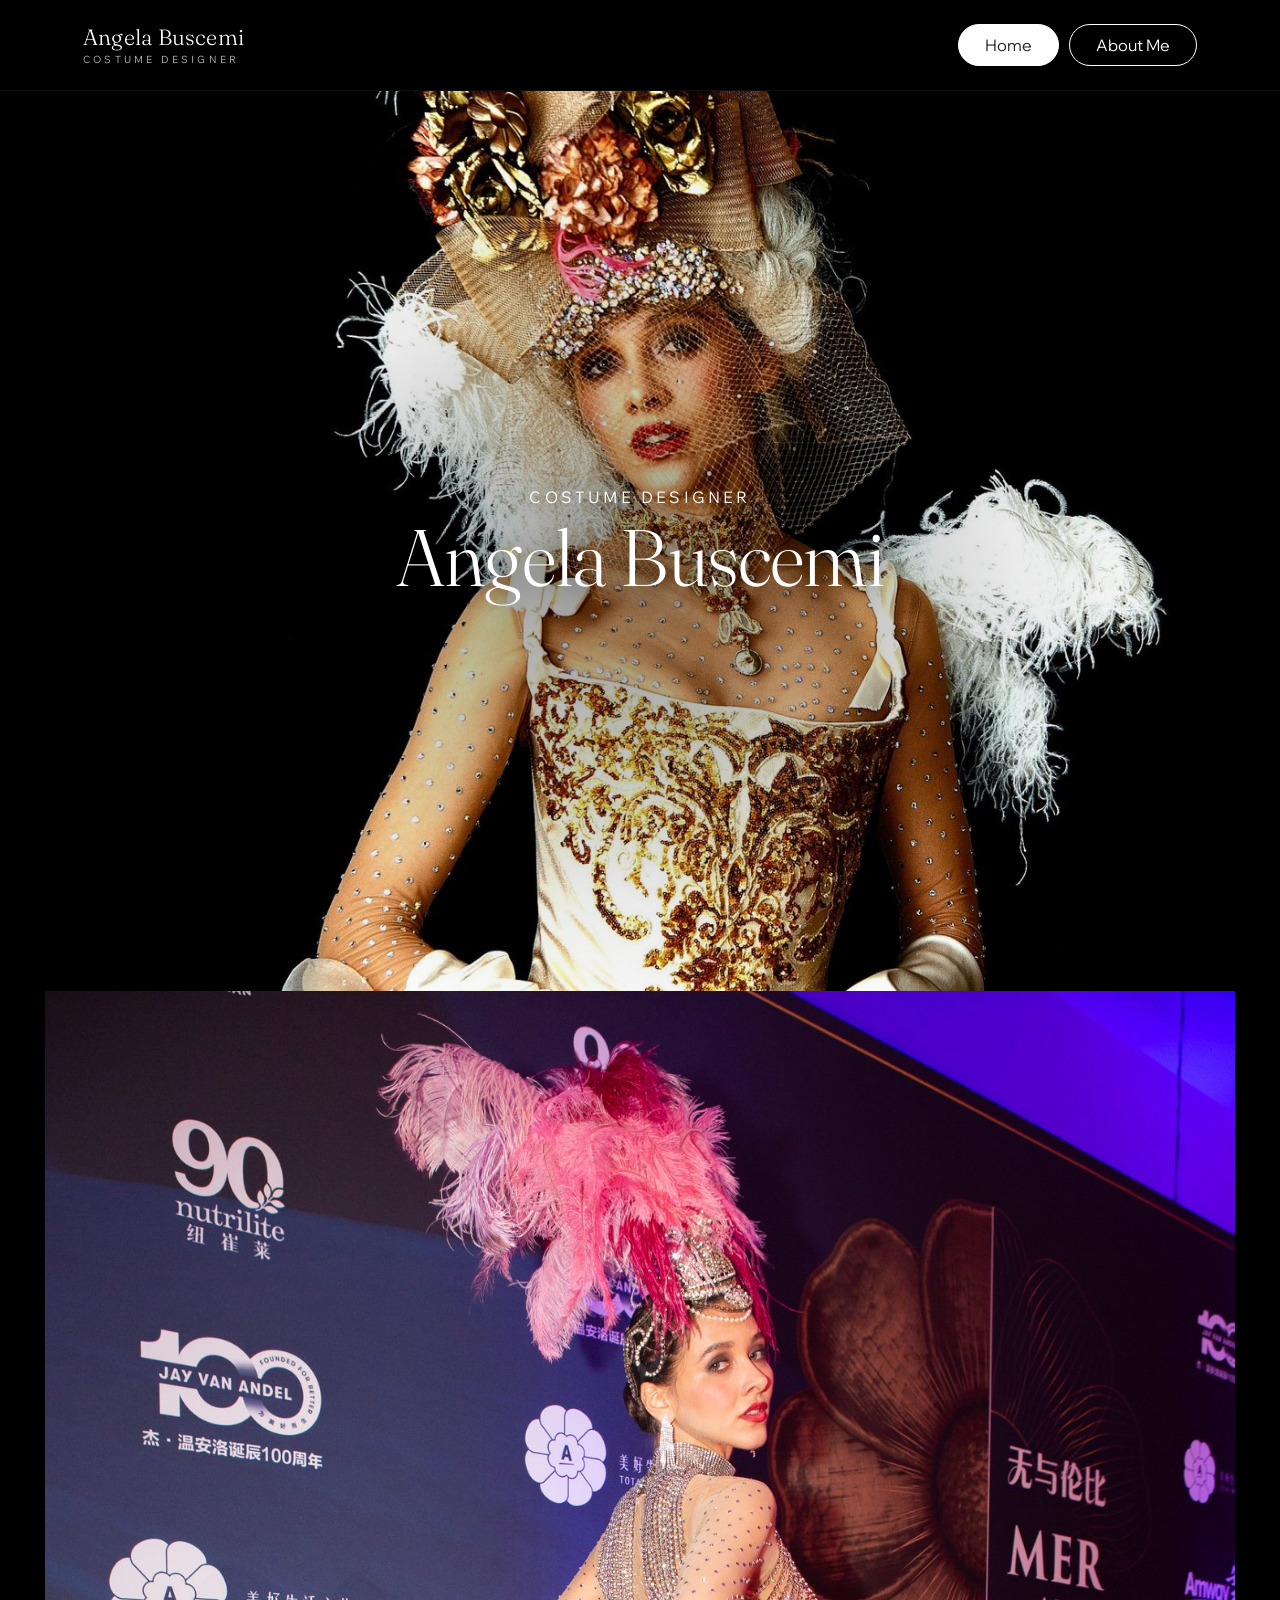
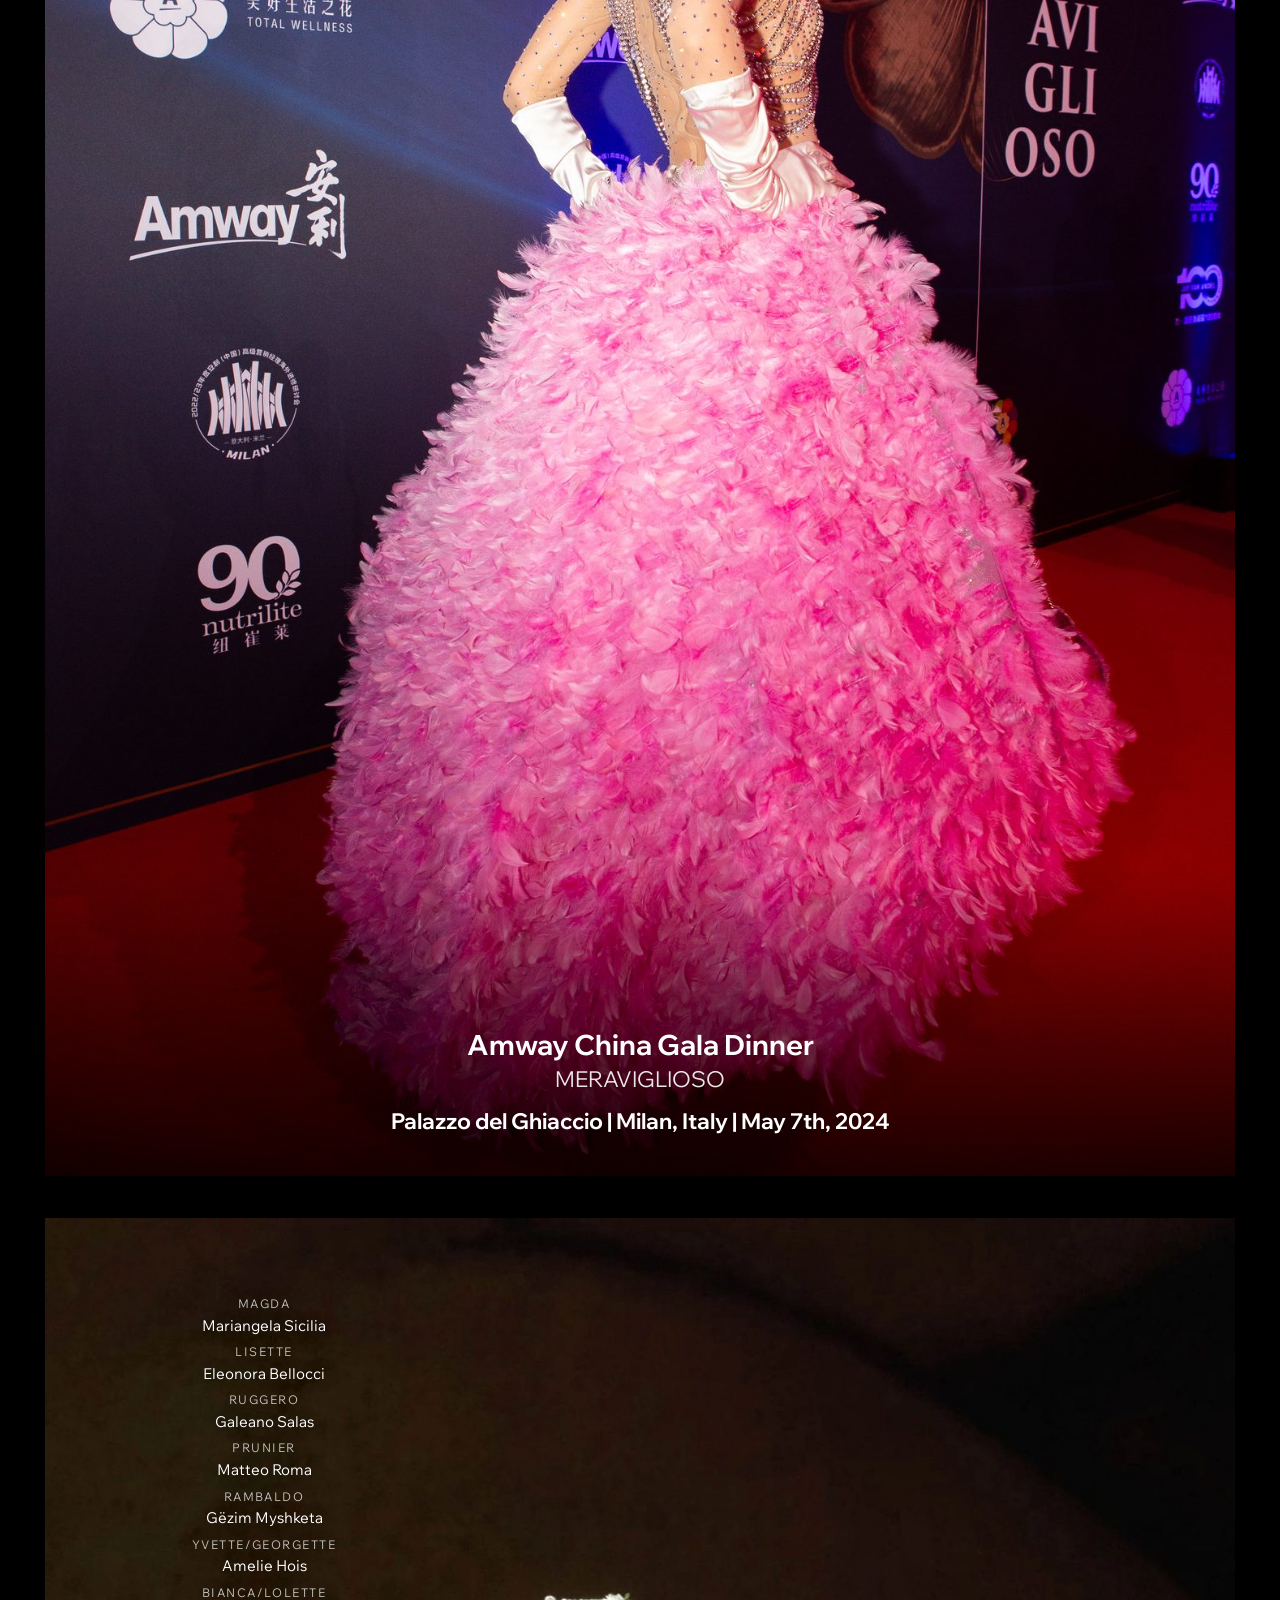
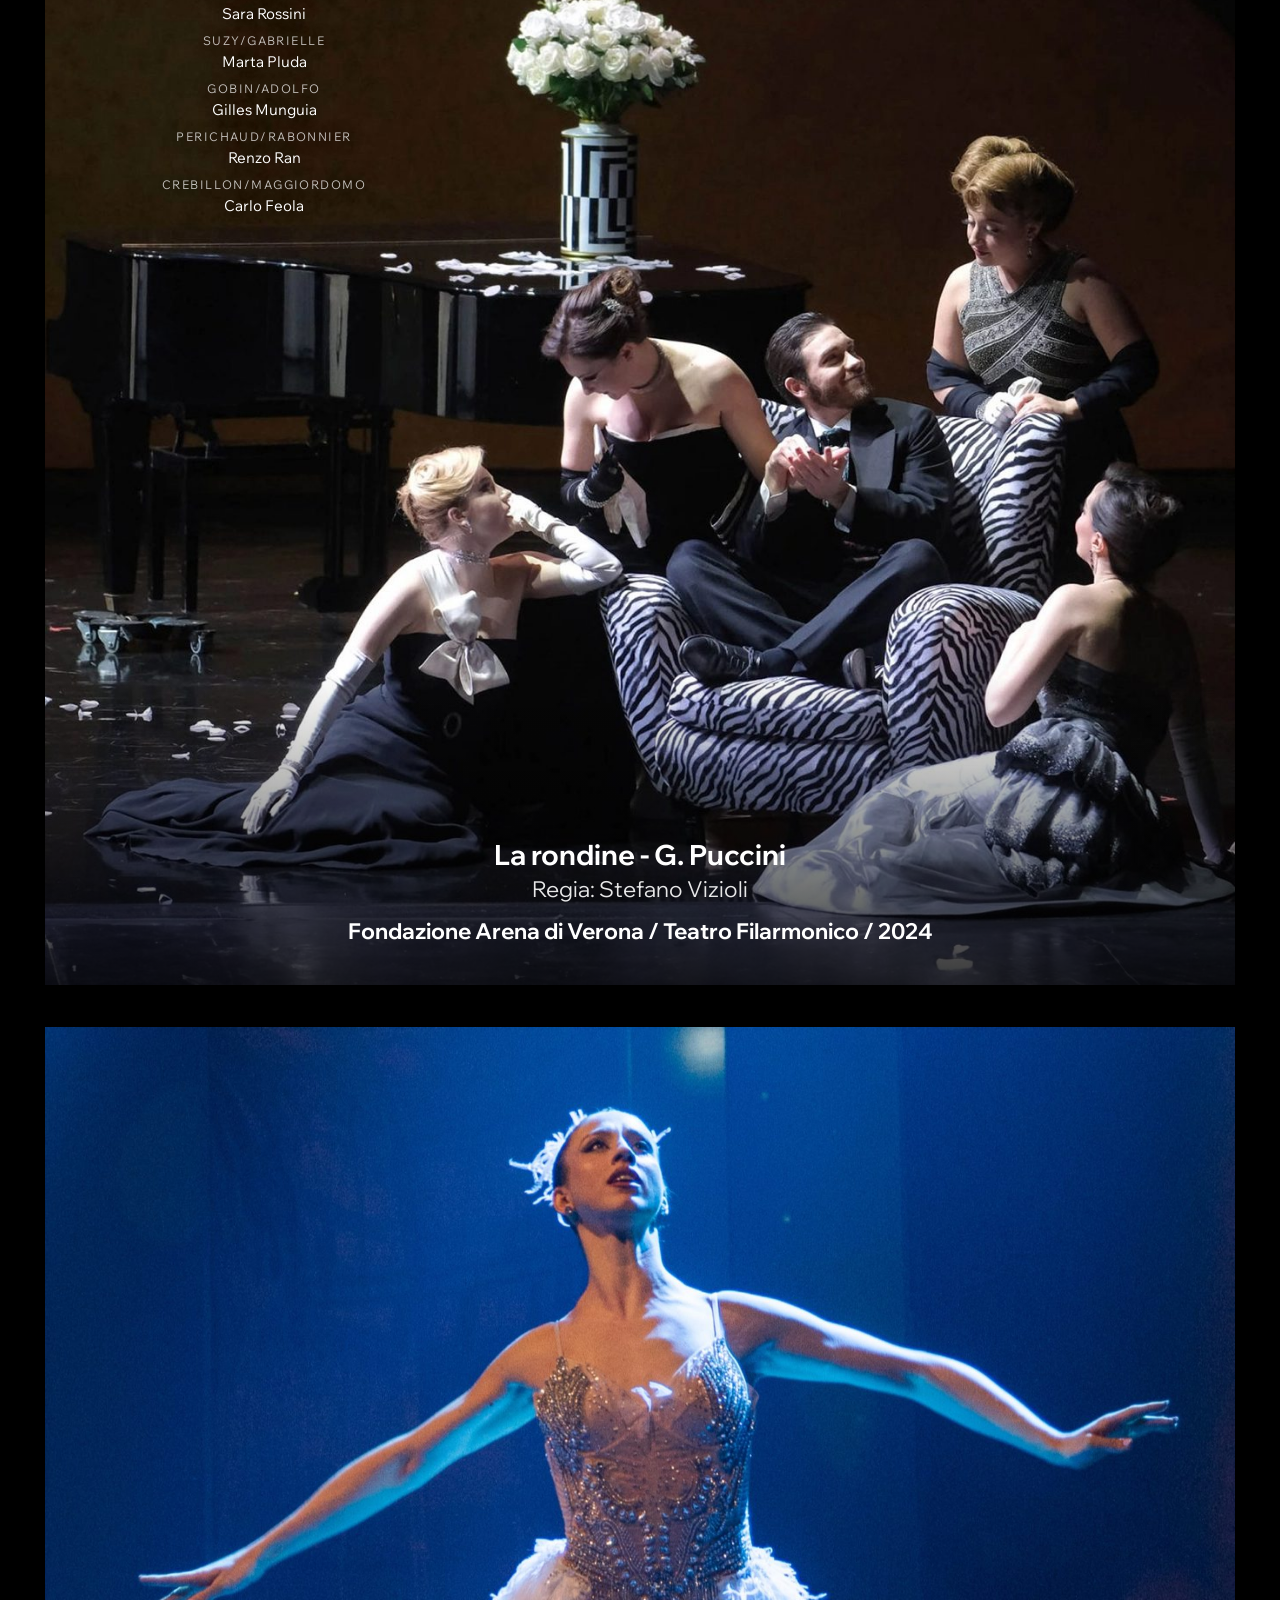
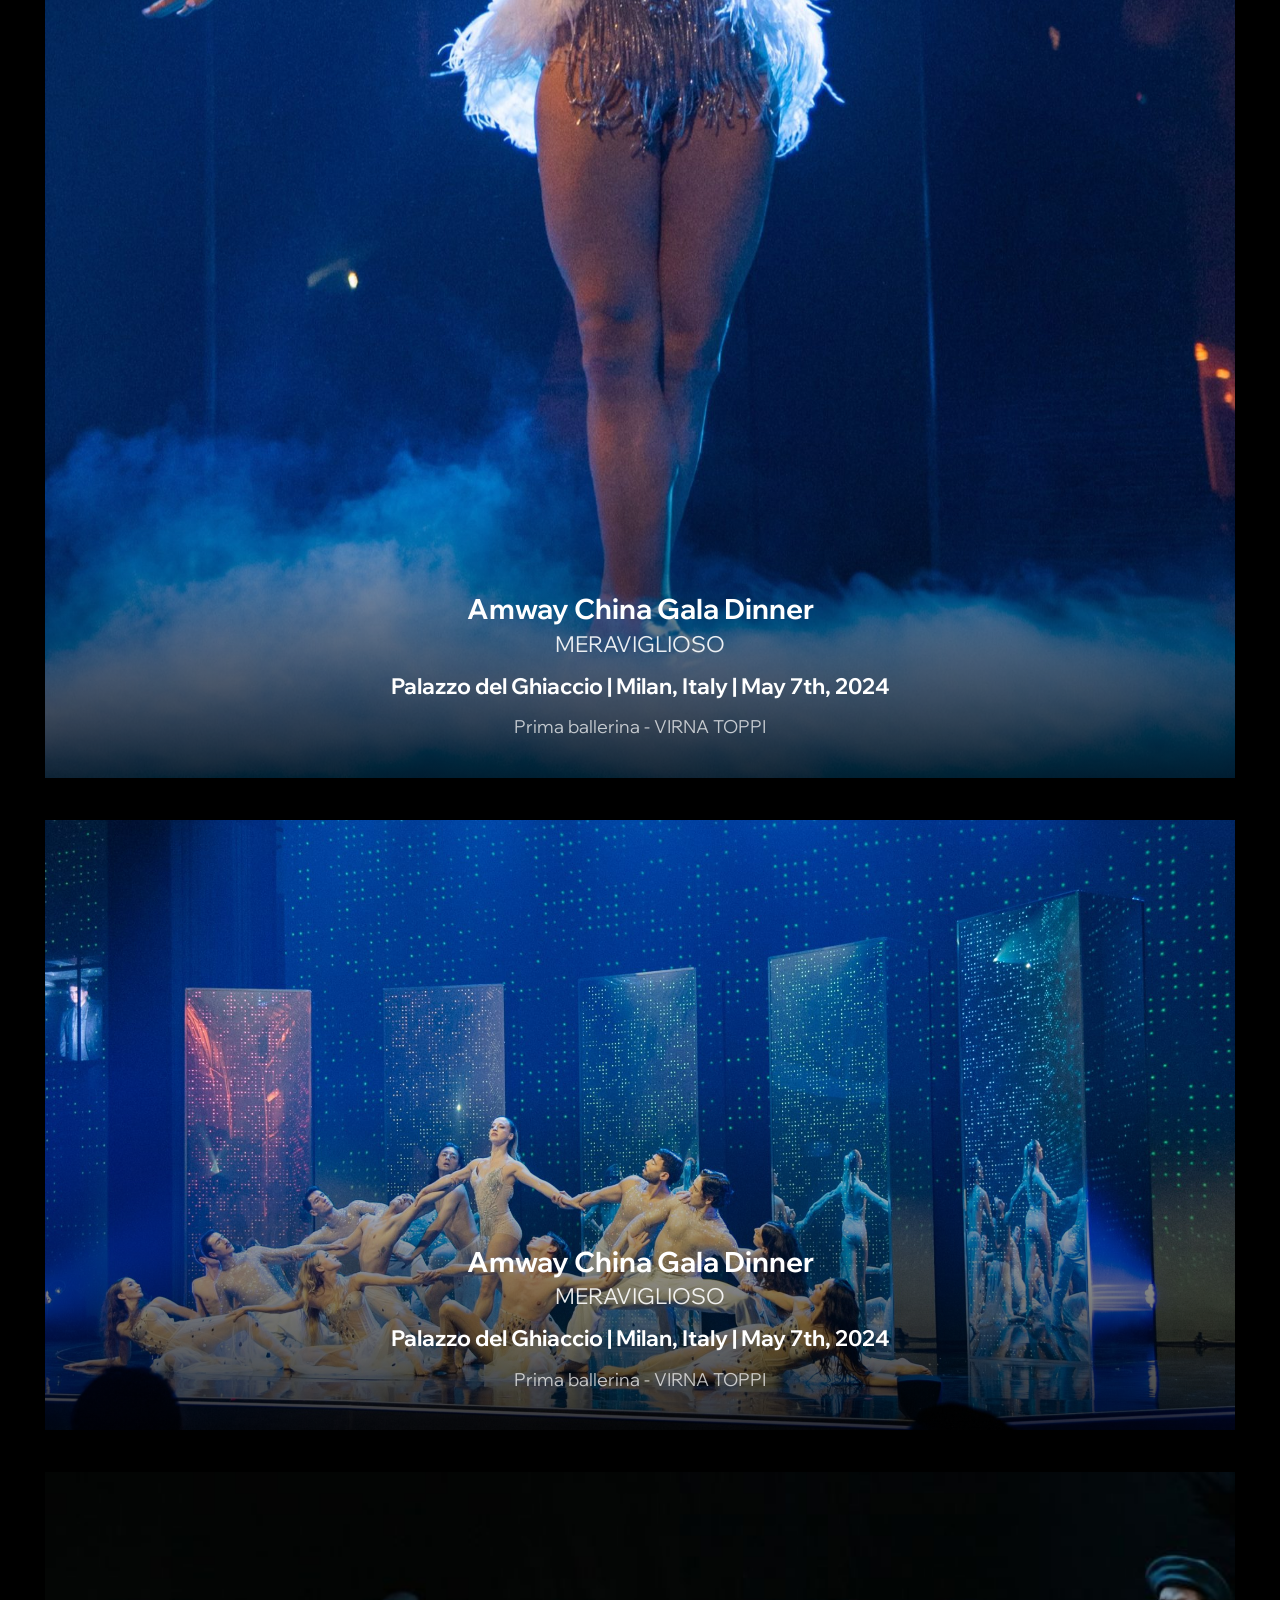
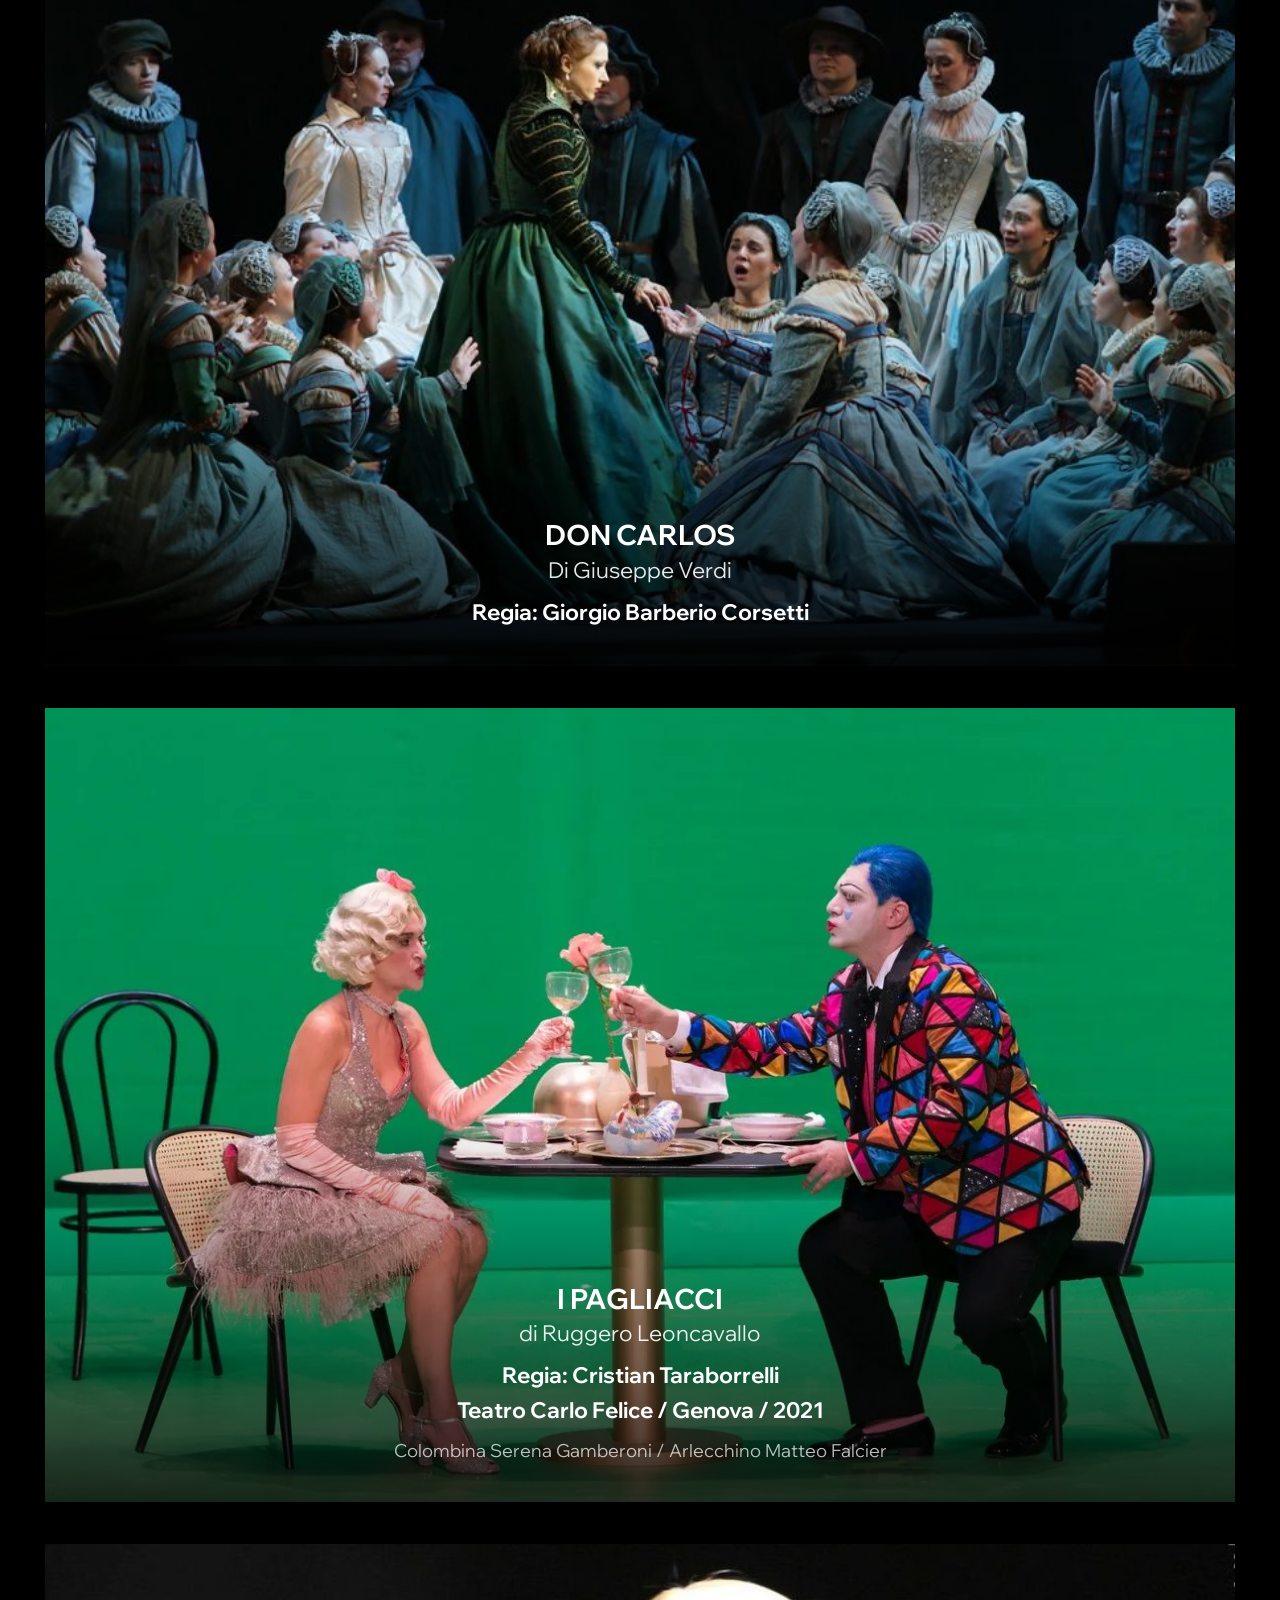
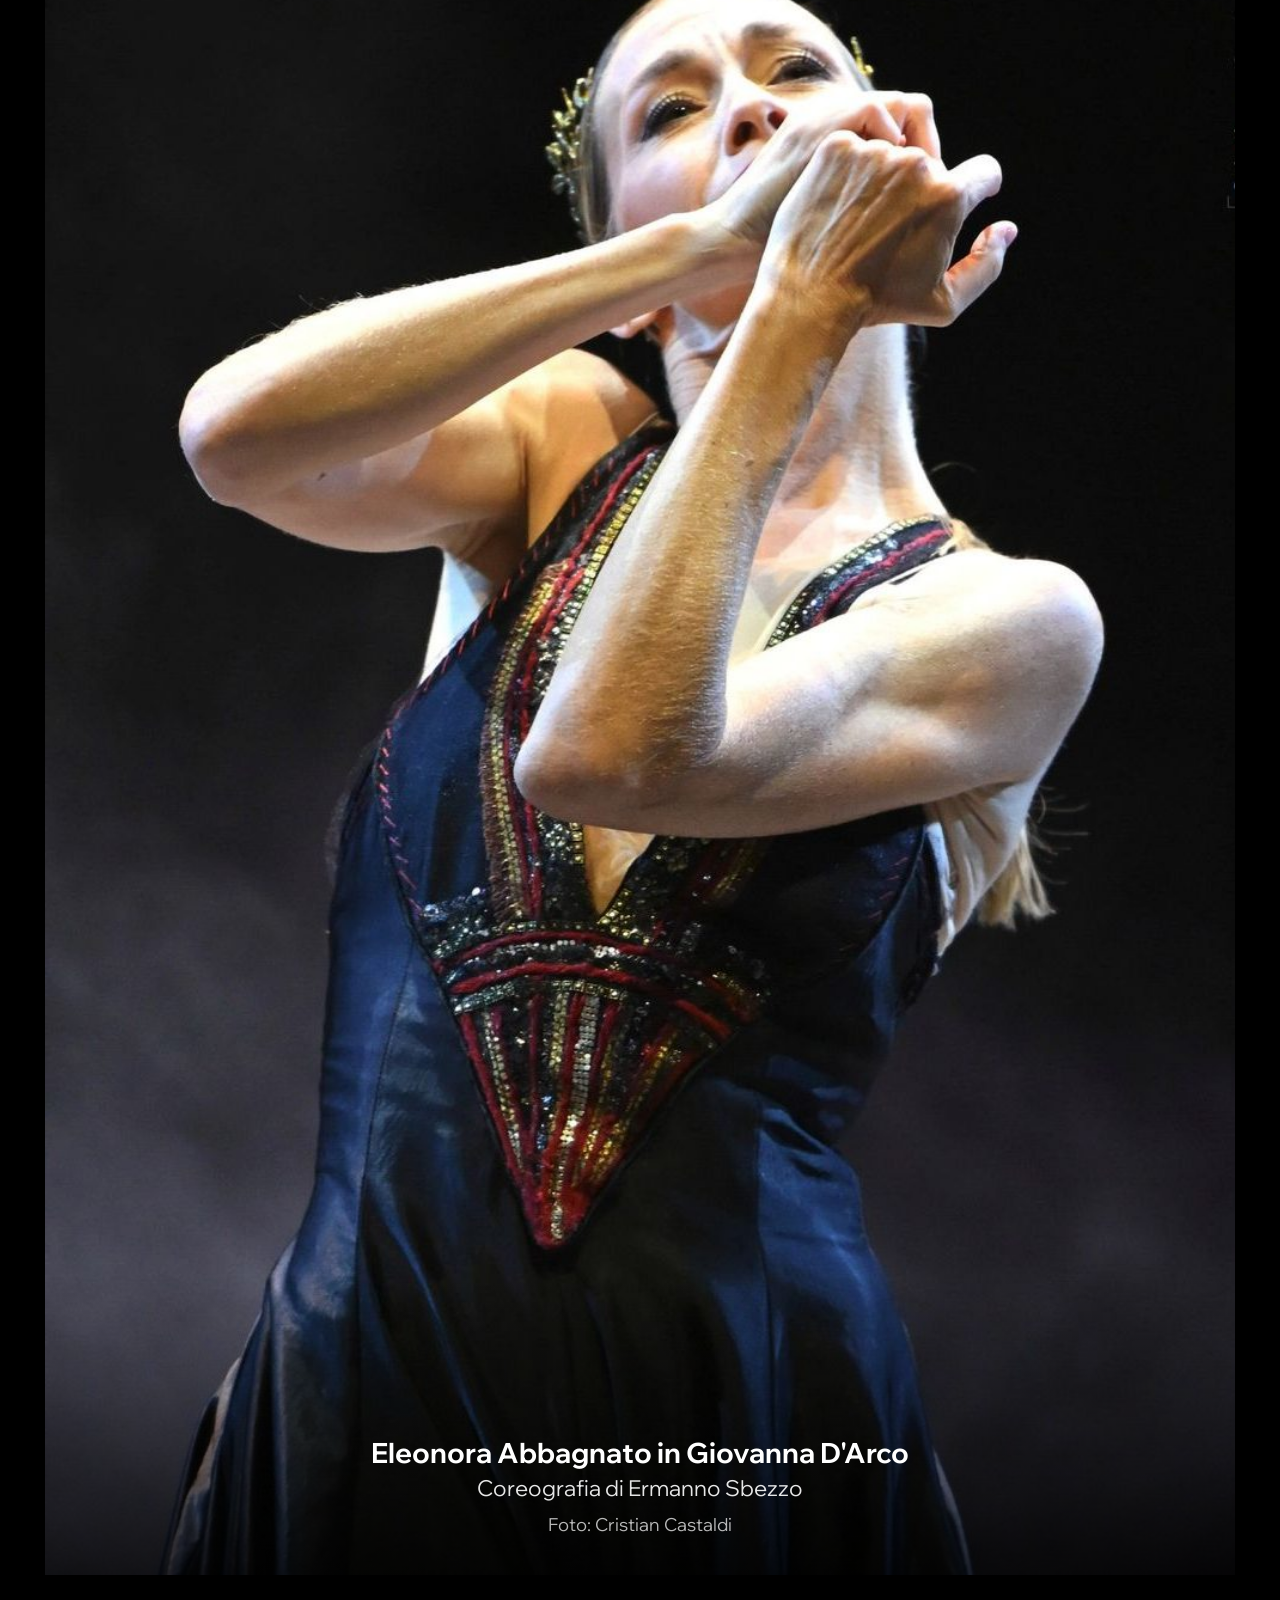
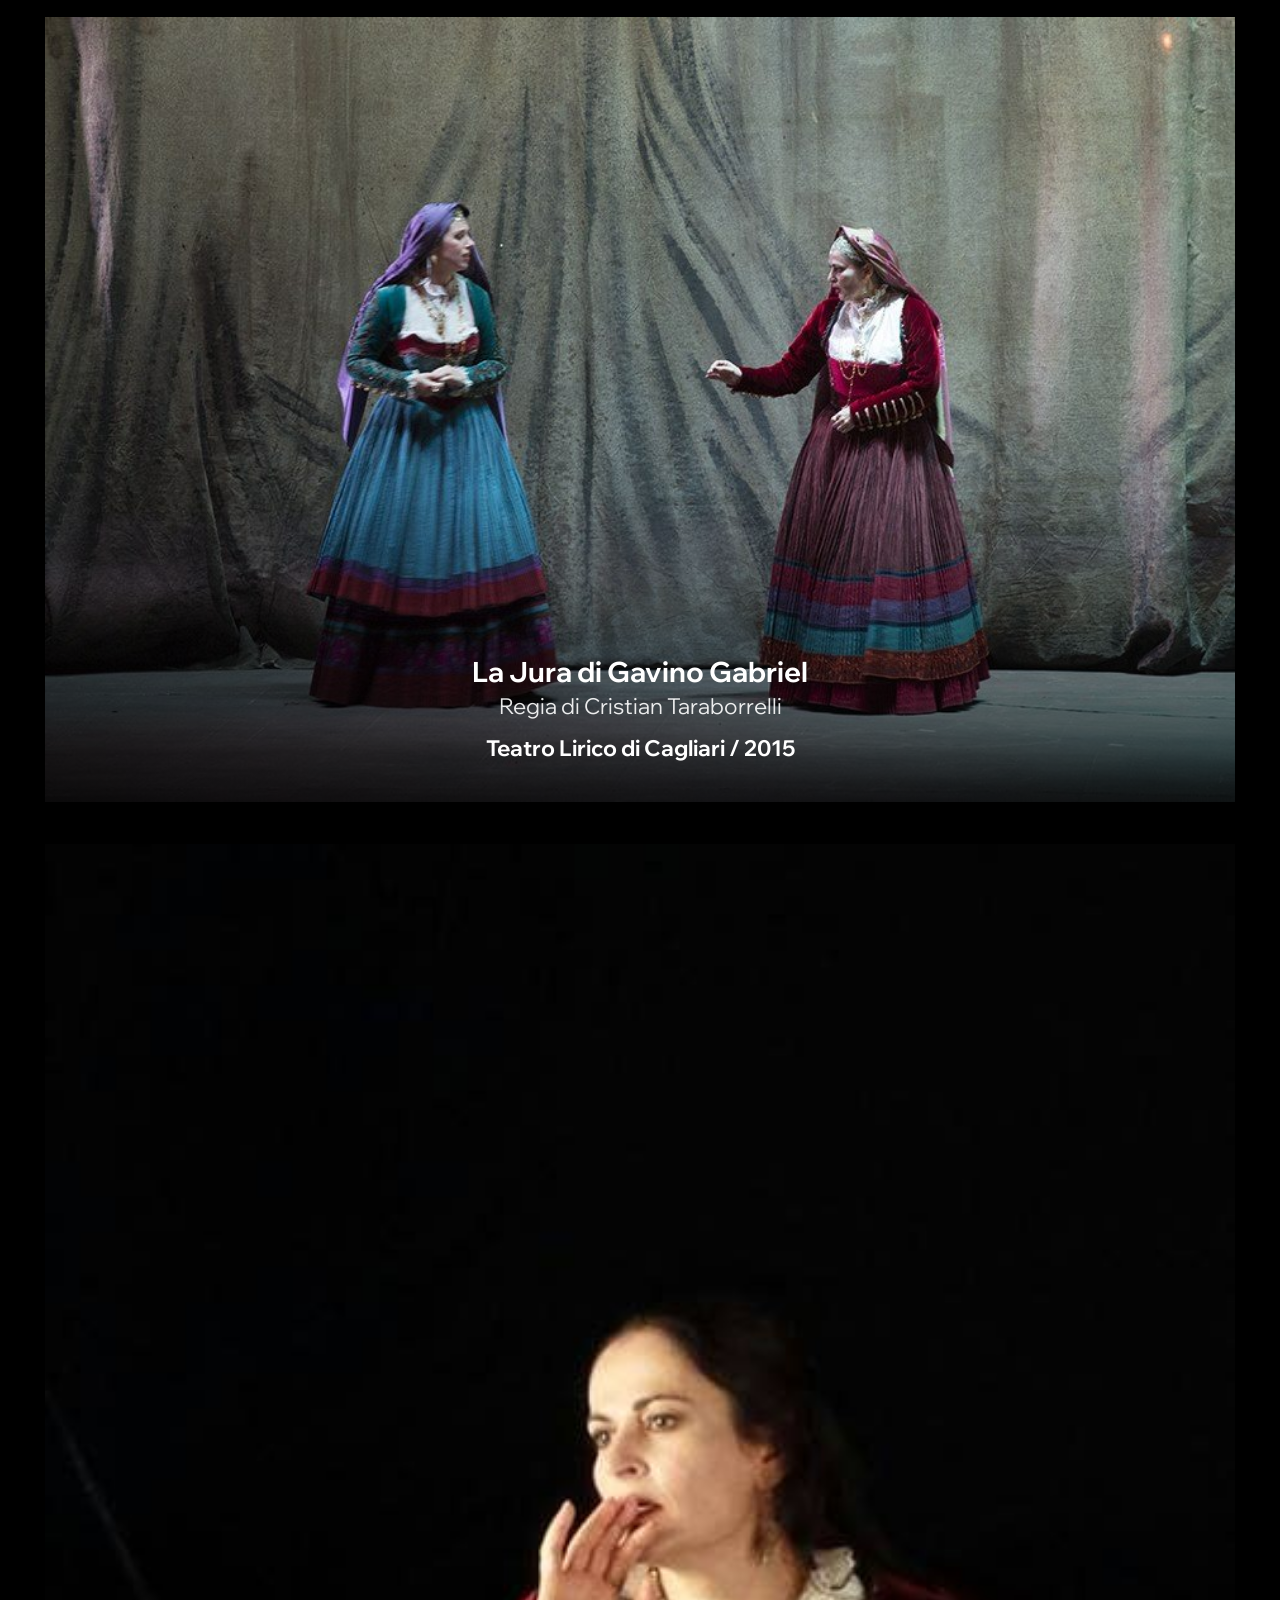
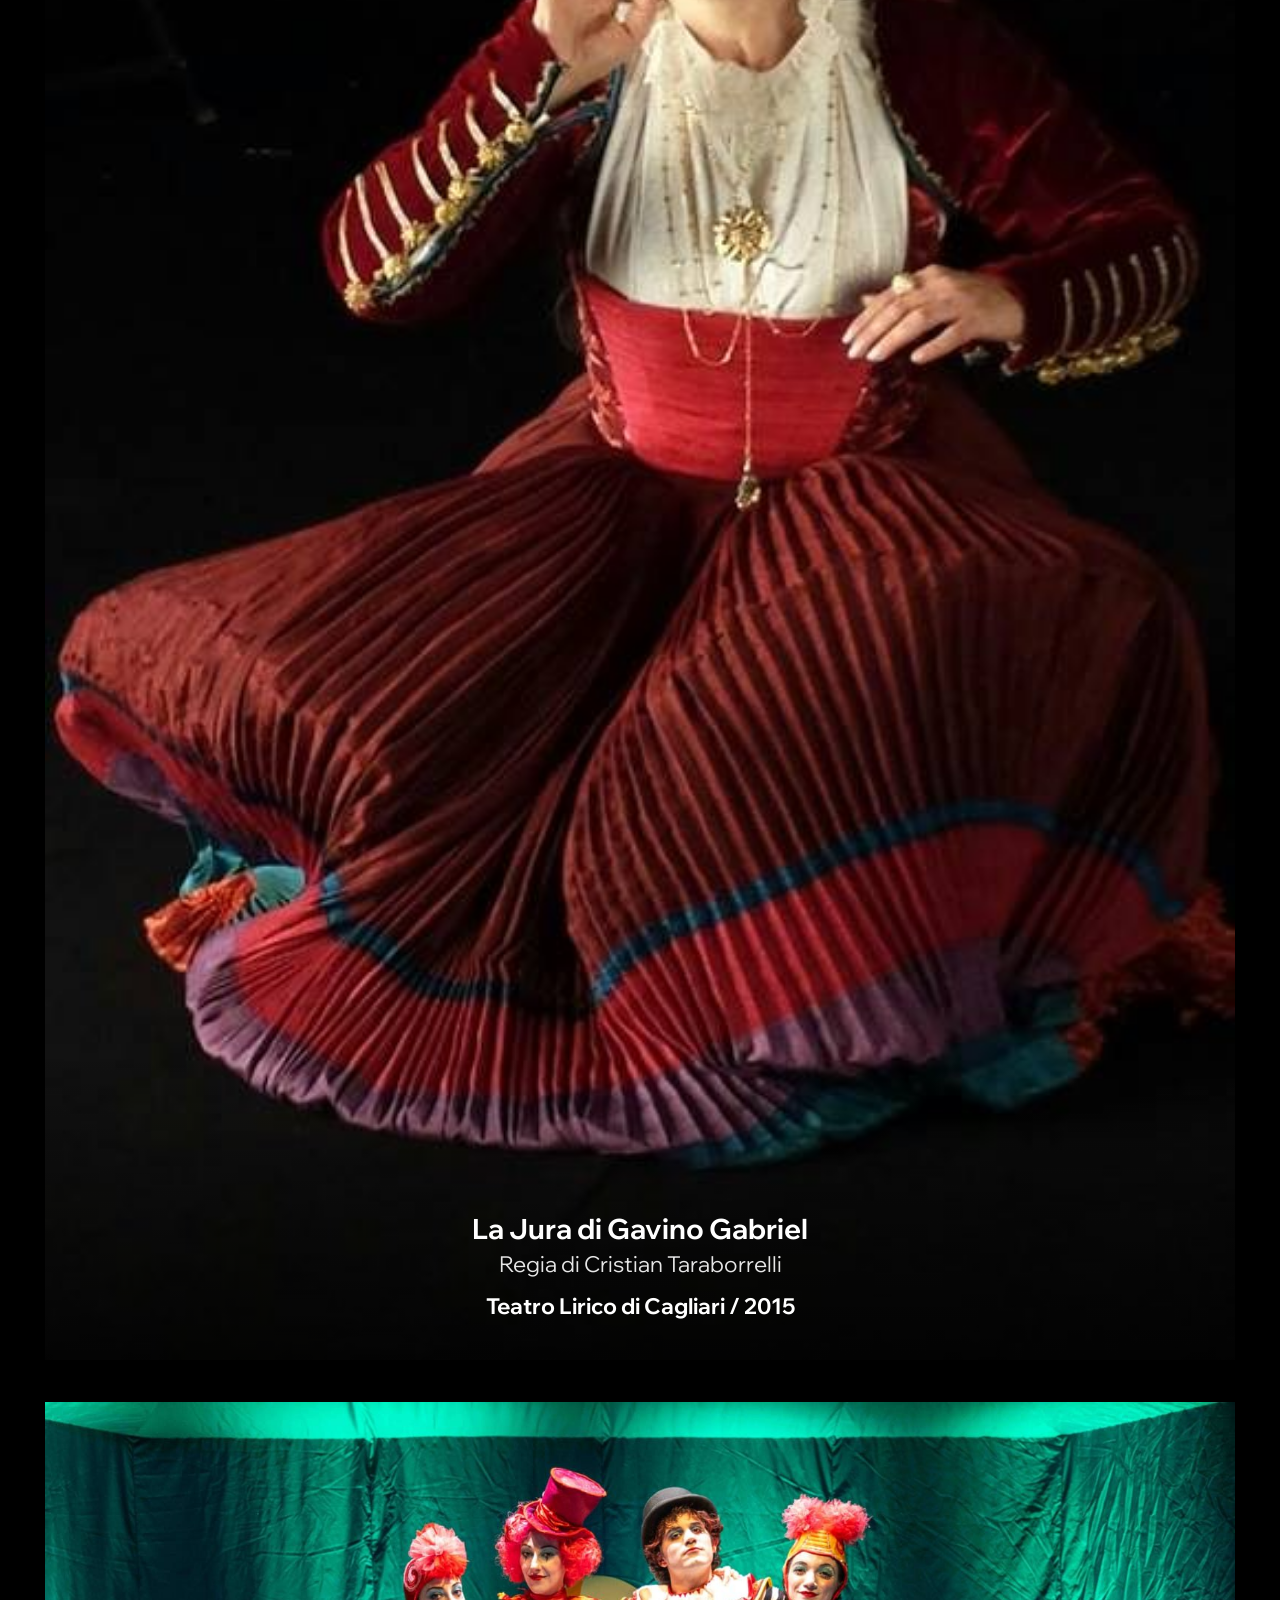
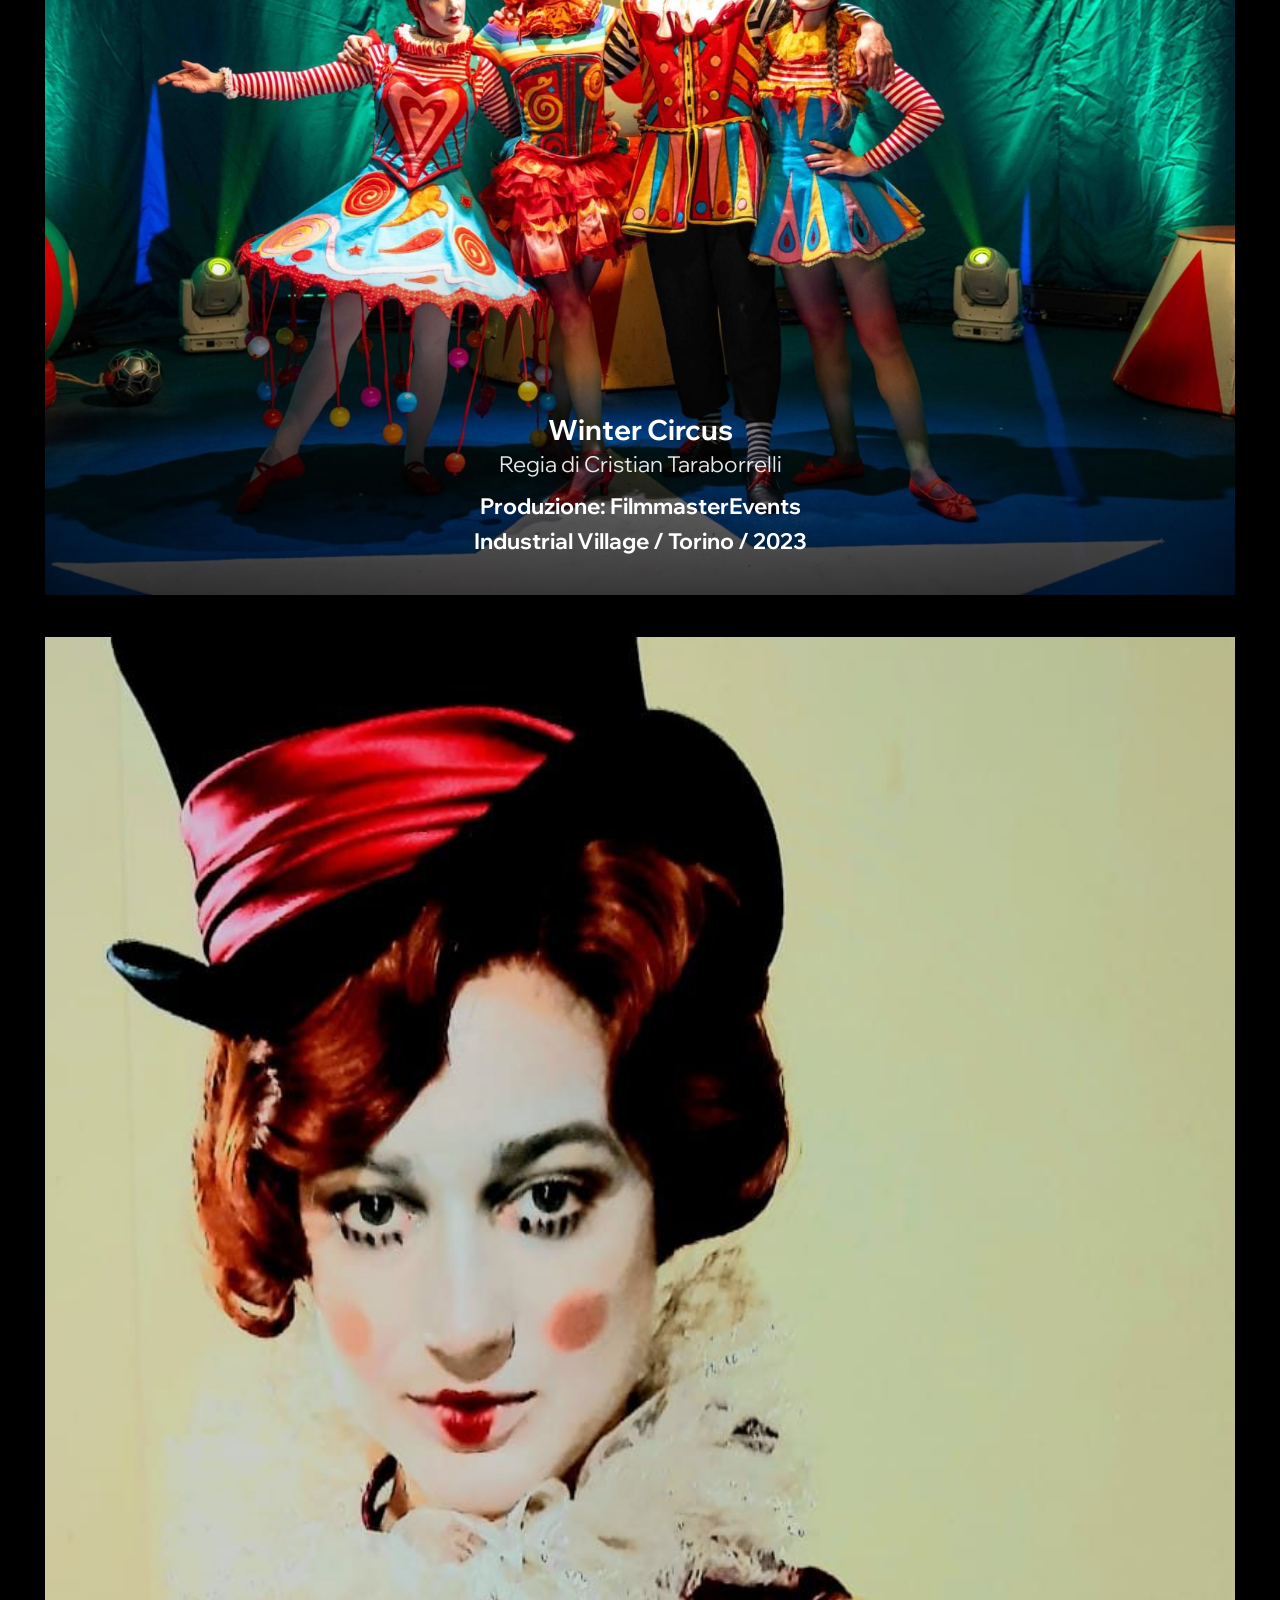
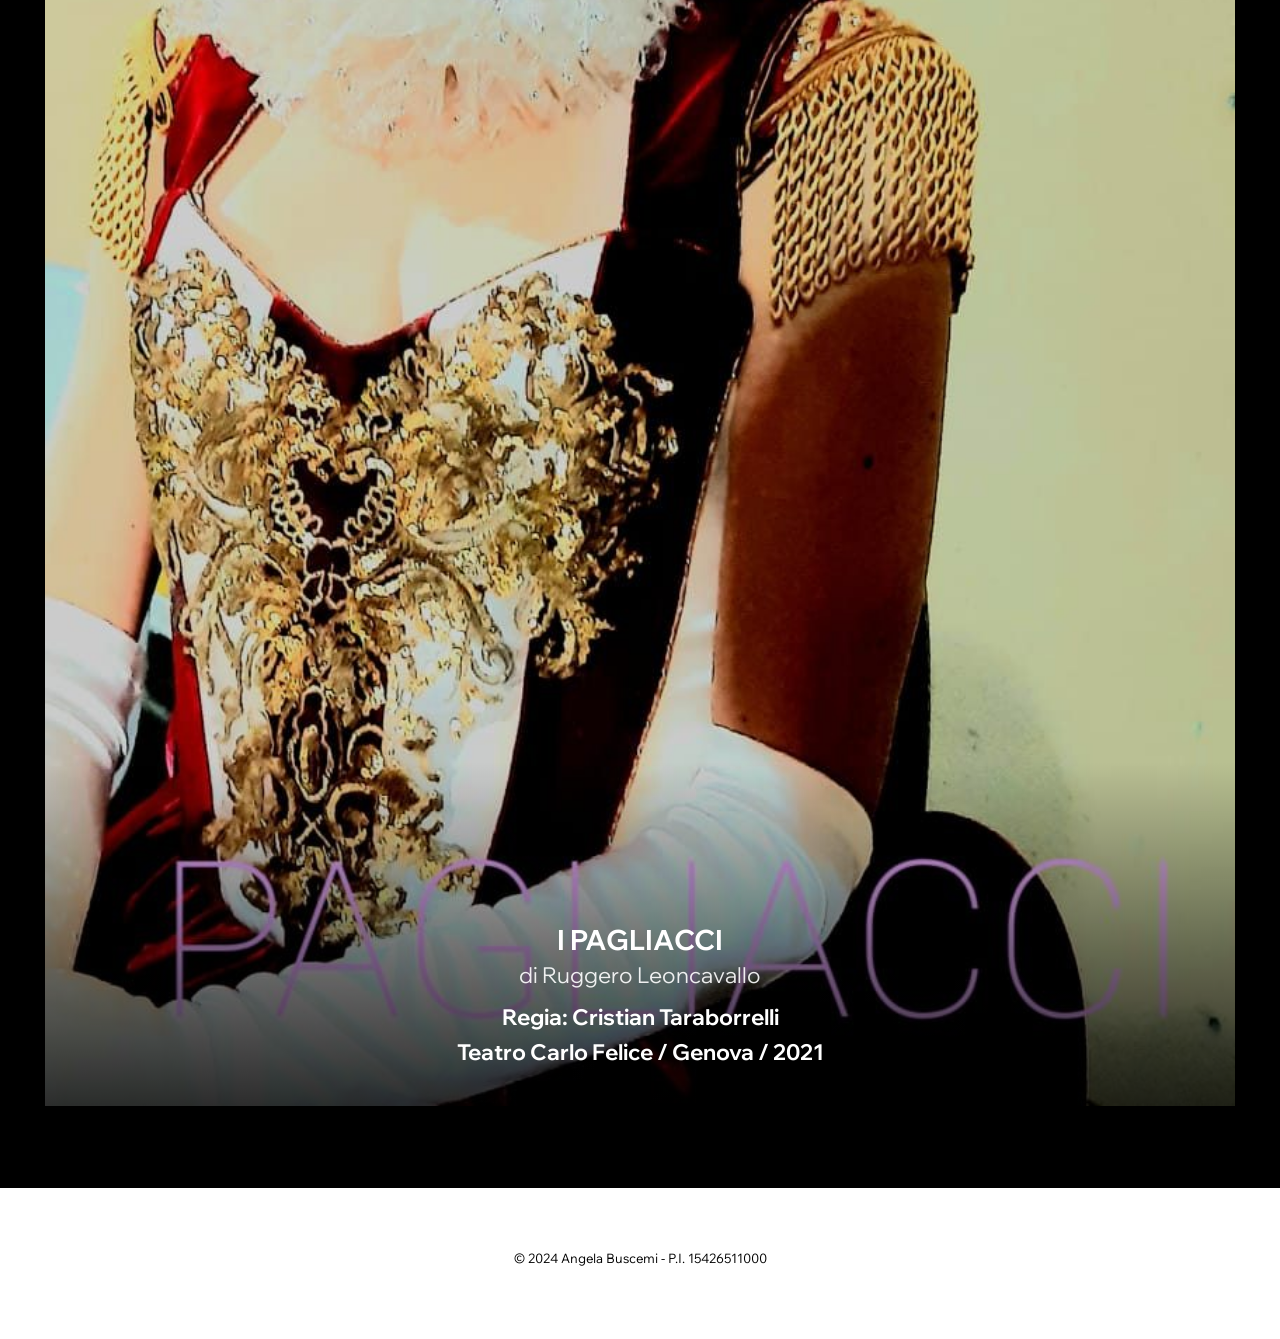
<file: index.html>
<!DOCTYPE html>
<html lang="it">
<head>
  <meta charset="UTF-8">
  <meta name="viewport" content="width=device-width, initial-scale=1.0">
  <title>Angela Buscemi | Costumista - Costume Designer</title>
  <meta name="description" content="Angela Buscemi, costumista per opera lirica, teatro, danza ed eventi internazionali. Costumi per La rondine (Arena di Verona), Don Carlos, I Pagliacci (Teatro Carlo Felice), Meraviglioso (Amway, Palazzo del Ghiaccio Milano).">
  <meta name="author" content="Angela Buscemi">
  <meta name="robots" content="index, follow, max-image-preview:large">
  <link rel="canonical" href="https://angelabuscemi.com/">
  <meta property="og:type" content="website">
  <meta property="og:title" content="Angela Buscemi | Costumista - Costume Designer">
  <meta property="og:description" content="Costumi per opera lirica, teatro, danza ed eventi internazionali. La rondine, Don Carlos, I Pagliacci, Meraviglioso.">
  <meta property="og:image" content="https://angelabuscemi.com/images/og-angela-buscemi.jpg">
  <meta property="og:image:alt" content="Angela Buscemi, costume designer">
  <meta property="og:image:width" content="1200">
  <meta property="og:image:height" content="630">
  <meta property="og:url" content="https://angelabuscemi.com/">
  <meta property="og:site_name" content="Angela Buscemi">
  <meta property="og:locale" content="it_IT">
  <meta name="twitter:card" content="summary_large_image">
  <meta name="theme-color" content="#000000">
  <link rel="icon" href="favicon.svg" type="image/svg+xml">
  <link rel="apple-touch-icon" href="images/apple-touch-icon.png">
  <link rel="preconnect" href="https://fonts.googleapis.com">
  <link rel="preconnect" href="https://fonts.gstatic.com" crossorigin>
  <link rel="stylesheet" href="https://fonts.googleapis.com/css2?family=Fraunces:opsz,wght@9..144,300;9..144,400&family=Wix+Madefor+Display:wght@400;700&family=Wix+Madefor+Text:wght@400;500&display=swap">
  <link rel="stylesheet" href="css/style.css">
  <script type="application/ld+json">
  {"@context":"https://schema.org","@graph":[
    {"@type":"WebSite","@id":"https://angelabuscemi.com/#website","url":"https://angelabuscemi.com/","name":"Angela Buscemi","inLanguage":"it"},
    {"@type":"Person","@id":"https://angelabuscemi.com/#person","name":"Angela Buscemi","jobTitle":"Costume Designer","description":"Costumista per opera lirica, teatro, danza ed eventi internazionali.","url":"https://angelabuscemi.com/","image":"https://angelabuscemi.com/images/angela-buscemi-costume-designer.jpg","knowsAbout":["Costume design","Opera","Teatro","Danza"]}
  ]}
  </script>
</head>
<body>
<a class="skip" href="#main">Vai al contenuto</a>
<header class="site-header">
  <div class="bar">
    <a class="brand" href="./">Angela Buscemi<small>Costume Designer</small></a>
    <nav class="nav" aria-label="Menu principale">
      <a href="./" aria-current="page">Home</a>
      <a href="about.html">About Me</a>
    </nav>
  </div>
</header>

<main id="main">
  <section class="hero" aria-label="Angela Buscemi, costume designer">
    <img src="images/angela-buscemi-costume-designer.jpg" alt="Costume di scena con copricapo di piume e fiori, evento Meraviglioso al Palazzo del Ghiaccio di Milano" width="1303" height="2200" fetchpriority="high">
    <div class="veil" aria-hidden="true"></div>
    <div class="title">
      <p class="kicker">Costume Designer</p>
      <h1>Angela Buscemi</h1>
    </div>
  </section>

  <section class="works" aria-label="Lavori">

    <figure class="work">
      <img src="images/hero-palazzo-del-ghiaccio.jpg" alt="Costume di scena per Meraviglioso, Amway China Gala Dinner al Palazzo del Ghiaccio di Milano" width="1467" height="2200" loading="lazy">
      <figcaption class="cap">
        <h2>Amway China Gala Dinner<small>MERAVIGLIOSO</small></h2>
        <p>Palazzo del Ghiaccio | Milan, Italy | May 7th, 2024</p>
      </figcaption>
    </figure>

    <figure class="work cast">
      <img src="images/la-rondine.jpg" alt="La rondine di Giacomo Puccini, Fondazione Arena di Verona, Teatro Filarmonico 2024: costumi di Angela Buscemi" width="1368" height="1572" loading="lazy">
      <div class="castlist" aria-label="Cast de La rondine">
        <ul>
          <li><span>Magda</span><b>Mariangela Sicilia</b></li>
          <li><span>Lisette</span><b>Eleonora Bellocci</b></li>
          <li><span>Ruggero</span><b>Galeano Salas</b></li>
          <li><span>Prunier</span><b>Matteo Roma</b></li>
          <li><span>Rambaldo</span><b>Gëzim Myshketa</b></li>
          <li><span>Yvette/Georgette</span><b>Amelie Hois</b></li>
          <li><span>Bianca/Lolette</span><b>Sara Rossini</b></li>
          <li><span>Suzy/Gabrielle</span><b>Marta Pluda</b></li>
          <li><span>Gobin/Adolfo</span><b>Gilles Munguia</b></li>
          <li><span>Perichaud/Rabonnier</span><b>Renzo Ran</b></li>
          <li><span>Crebillon/Maggiordomo</span><b>Carlo Feola</b></li>
        </ul>
      </div>
      <figcaption class="cap">
        <h2>La rondine - G. Puccini<small>Regia: Stefano Vizioli</small></h2>
        <p>Fondazione Arena di Verona / Teatro Filarmonico / 2024</p>
      </figcaption>
    </figure>

    <figure class="work">
      <img src="images/amway-meraviglioso-virna-toppi.jpg" alt="Virna Toppi, prima ballerina, in costume di Angela Buscemi per Meraviglioso, Palazzo del Ghiaccio Milano 2024" width="1762" height="2000" loading="lazy">
      <figcaption class="cap">
        <h2>Amway China Gala Dinner<small>MERAVIGLIOSO</small></h2>
        <p>Palazzo del Ghiaccio | Milan, Italy | May 7th, 2024</p>
        <p class="roles">Prima ballerina - VIRNA TOPPI</p>
      </figcaption>
    </figure>

    <figure class="work">
      <img src="images/amway-meraviglioso-milano.jpg" alt="Scena d'insieme di Meraviglioso, Amway China Gala Dinner, Palazzo del Ghiaccio Milano 2024" width="2200" height="1129" loading="lazy">
      <figcaption class="cap">
        <h2>Amway China Gala Dinner<small>MERAVIGLIOSO</small></h2>
        <p>Palazzo del Ghiaccio | Milan, Italy | May 7th, 2024</p>
        <p class="roles">Prima ballerina - VIRNA TOPPI</p>
      </figcaption>
    </figure>

    <figure class="work">
      <img src="images/don-carlos.jpg" alt="Don Carlos di Giuseppe Verdi, regia di Giorgio Barberio Corsetti: costumi di Angela Buscemi" width="900" height="600" loading="lazy">
      <figcaption class="cap">
        <h2>DON CARLOS<small>Di Giuseppe Verdi</small></h2>
        <p>Regia: Giorgio Barberio Corsetti</p>
      </figcaption>
    </figure>

    <figure class="work">
      <img src="images/pagliacci-colombina-arlecchino.jpg" alt="I Pagliacci al Teatro Carlo Felice di Genova 2021: Colombina (Serena Gamberoni) e Arlecchino (Matteo Falcier). Foto Anna Gugliandolo" width="1200" height="801" loading="lazy">
      <figcaption class="cap">
        <h2>I PAGLIACCI<small>di Ruggero Leoncavallo</small></h2>
        <p>Regia: Cristian Taraborrelli<br>Teatro Carlo Felice / Genova / 2021</p>
        <p class="roles">Colombina Serena Gamberoni / Arlecchino Matteo Falcier</p>
      </figcaption>
    </figure>

    <figure class="work">
      <img src="images/abbagnato-giovanna-darco.jpg" alt="Eleonora Abbagnato in Giovanna D'Arco, coreografia di Ermanno Sbezzo, costume di Angela Buscemi. Foto Cristian Castaldi" width="995" height="1364" loading="lazy">
      <figcaption class="cap">
        <h2>Eleonora Abbagnato in Giovanna D'Arco<small>Coreografia di Ermanno Sbezzo</small></h2>
        <p class="roles">Foto: Cristian Castaldi</p>
      </figcaption>
    </figure>

    <figure class="work">
      <img src="images/la-jura.jpg" alt="La Jura di Gavino Gabriel, Teatro Lirico di Cagliari 2015, regia di Cristian Taraborrelli: costumi di Angela Buscemi" width="940" height="620" loading="lazy">
      <figcaption class="cap">
        <h2>La Jura di Gavino Gabriel<small>Regia di Cristian Taraborrelli</small></h2>
        <p>Teatro Lirico di Cagliari / 2015</p>
      </figcaption>
    </figure>

    <figure class="work">
      <img src="images/la-jura-verticale.jpg" alt="Dettaglio di costume per La Jura di Gavino Gabriel, Teatro Lirico di Cagliari 2015" width="540" height="960" loading="lazy">
      <figcaption class="cap">
        <h2>La Jura di Gavino Gabriel<small>Regia di Cristian Taraborrelli</small></h2>
        <p>Teatro Lirico di Cagliari / 2015</p>
      </figcaption>
    </figure>

    <figure class="work">
      <img src="images/winter-circus.jpg" alt="Winter Circus, Industrial Village Torino 2023, regia di Cristian Taraborrelli, produzione FilmmasterEvents: costumi di Angela Buscemi" width="1600" height="1067" loading="lazy">
      <figcaption class="cap">
        <h2>Winter Circus<small>Regia di Cristian Taraborrelli</small></h2>
        <p>Produzione: FilmmasterEvents<br>Industrial Village / Torino / 2023</p>
      </figcaption>
    </figure>

    <figure class="work">
      <img src="images/pagliacci-verticale.jpg" alt="Costume di scena per I Pagliacci di Ruggero Leoncavallo, Teatro Carlo Felice Genova 2021" width="848" height="1474" loading="lazy">
      <figcaption class="cap">
        <h2>I PAGLIACCI<small>di Ruggero Leoncavallo</small></h2>
        <p>Regia: Cristian Taraborrelli<br>Teatro Carlo Felice / Genova / 2021</p>
      </figcaption>
    </figure>

  </section>
</main>

<footer class="site-footer">
  <p>&copy; 2024 Angela Buscemi - P.I. 15426511000</p>
</footer>
</body>
</html>
</file>
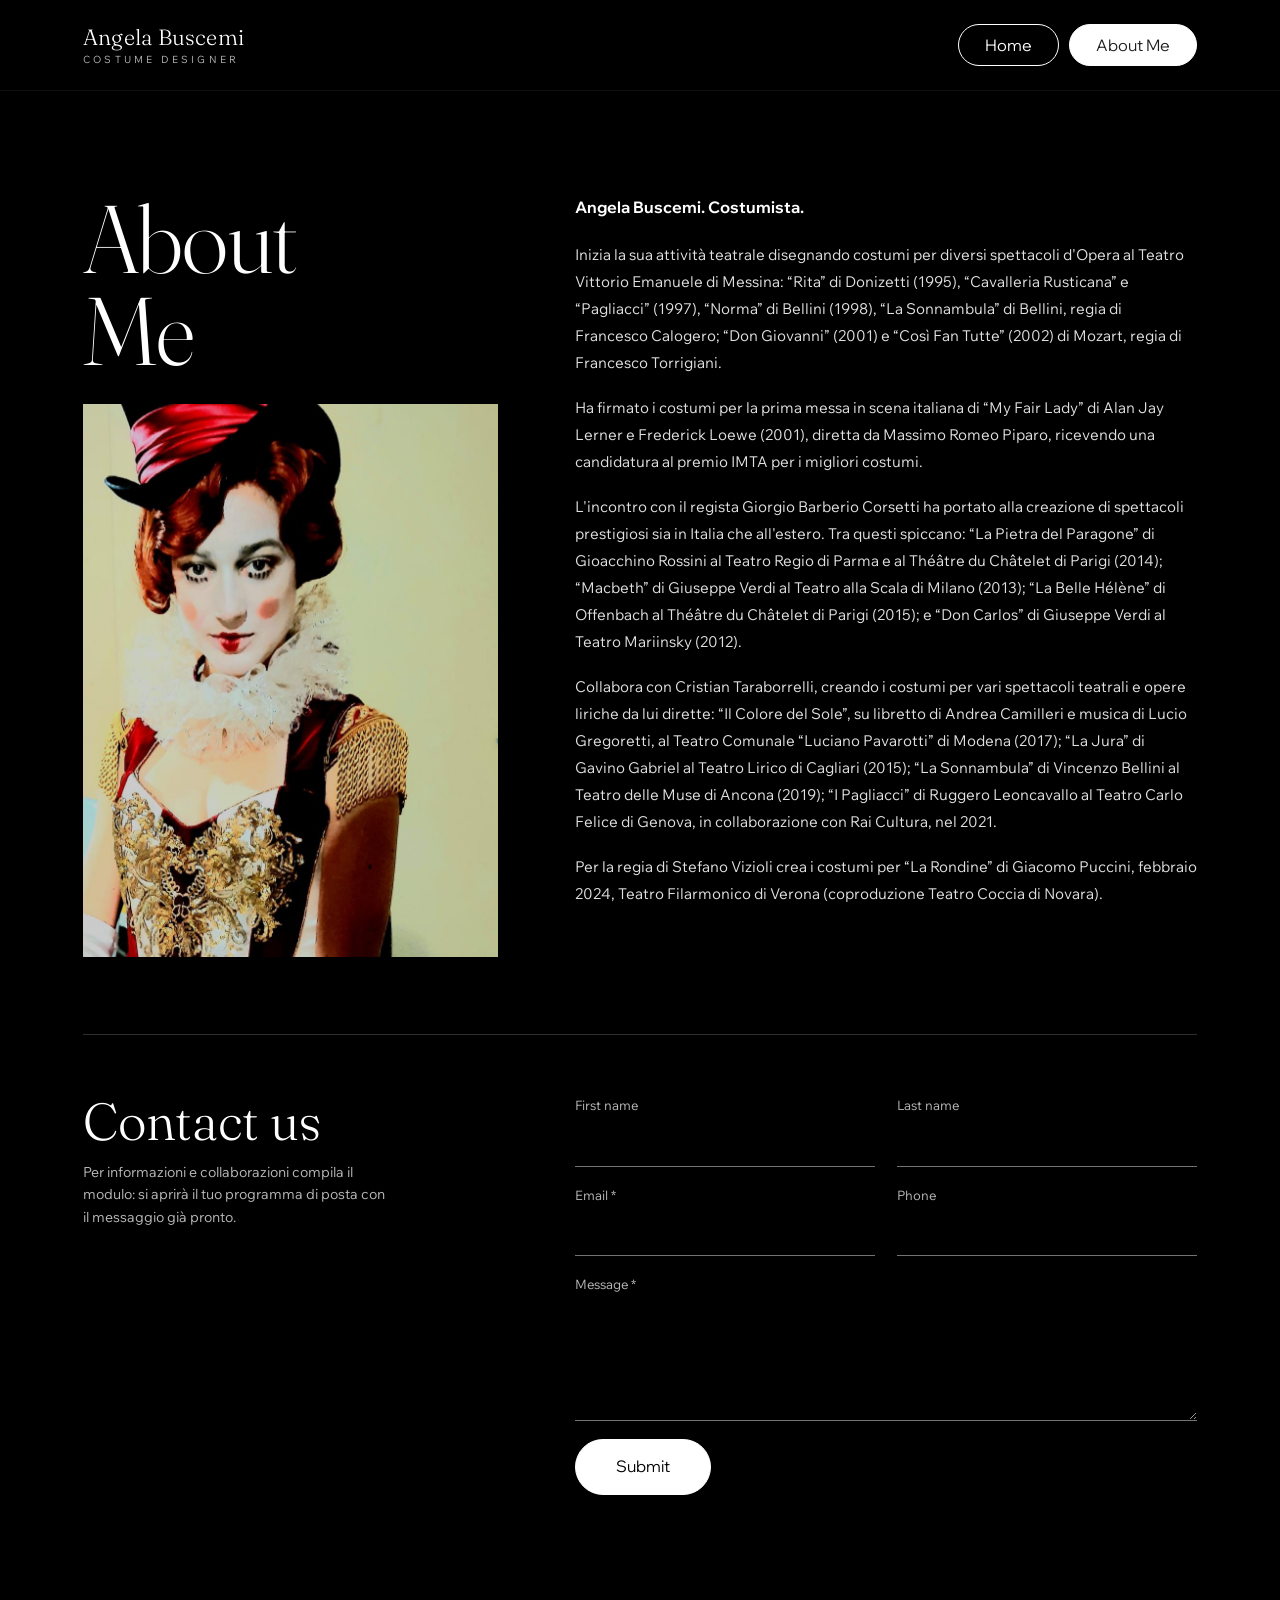
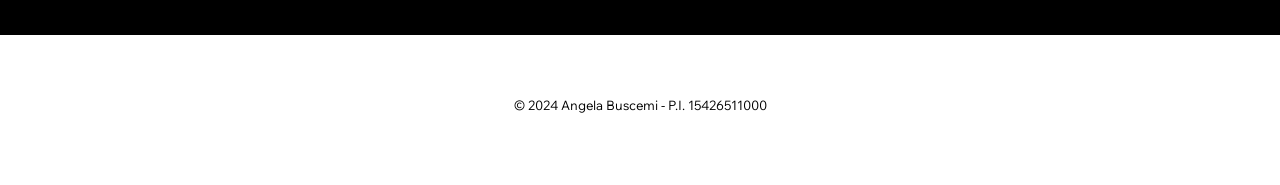
<file: about.html>
<!DOCTYPE html>
<html lang="it">
<head>
  <meta charset="UTF-8">
  <meta name="viewport" content="width=device-width, initial-scale=1.0">
  <title>About Me | Angela Buscemi - Costumista</title>
  <meta name="description" content="Angela Buscemi, costumista. Dal Teatro Vittorio Emanuele di Messina a My Fair Lady, Macbeth alla Scala, Don Carlos al Mariinsky, La Pietra del Paragone al Châtelet, I Pagliacci al Carlo Felice, La rondine a Verona.">
  <meta name="author" content="Angela Buscemi">
  <meta name="robots" content="index, follow, max-image-preview:large">
  <link rel="canonical" href="https://angelabuscemi.com/about.html">
  <meta property="og:type" content="profile">
  <meta property="og:title" content="About Me | Angela Buscemi - Costumista">
  <meta property="og:description" content="Biografia e contatti di Angela Buscemi, costume designer per opera lirica, teatro, danza ed eventi.">
  <meta property="og:image" content="https://angelabuscemi.com/images/og-angela-buscemi.jpg">
  <meta property="og:image:alt" content="Angela Buscemi, costume designer">
  <meta property="og:image:width" content="1200">
  <meta property="og:image:height" content="630">
  <meta property="og:url" content="https://angelabuscemi.com/about.html">
  <meta property="og:site_name" content="Angela Buscemi">
  <meta property="og:locale" content="it_IT">
  <meta name="twitter:card" content="summary_large_image">
  <meta name="theme-color" content="#000000">
  <link rel="icon" href="favicon.svg" type="image/svg+xml">
  <link rel="apple-touch-icon" href="images/apple-touch-icon.png">
  <link rel="preconnect" href="https://fonts.googleapis.com">
  <link rel="preconnect" href="https://fonts.gstatic.com" crossorigin>
  <link rel="stylesheet" href="https://fonts.googleapis.com/css2?family=Fraunces:opsz,wght@9..144,300;9..144,400&family=Wix+Madefor+Display:wght@400;700&family=Wix+Madefor+Text:wght@400;500&display=swap">
  <link rel="stylesheet" href="css/style.css">
  <script type="application/ld+json">
  {"@context":"https://schema.org","@type":"ProfilePage","mainEntity":{"@type":"Person","@id":"https://angelabuscemi.com/#person","name":"Angela Buscemi","jobTitle":"Costume Designer","url":"https://angelabuscemi.com/","image":"https://angelabuscemi.com/images/angela-buscemi-costume-designer.jpg"}}
  </script>
</head>
<body>
<a class="skip" href="#main">Vai al contenuto</a>
<header class="site-header">
  <div class="bar">
    <a class="brand" href="./">Angela Buscemi<small>Costume Designer</small></a>
    <nav class="nav" aria-label="Menu principale">
      <a href="./">Home</a>
      <a href="about.html" aria-current="page">About Me</a>
    </nav>
  </div>
</header>

<main id="main">
  <section class="about">
    <div>
      <h1>About<br>Me</h1>
      <figure class="portrait">
        <img src="images/pagliacci-verticale.jpg" alt="Costume di scena per I Pagliacci, Teatro Carlo Felice di Genova 2021" width="848" height="1474" loading="lazy">
      </figure>
    </div>
    <div class="bio">
      <p class="lead">Angela Buscemi. Costumista.</p>
      <p>Inizia la sua attività teatrale disegnando costumi per diversi spettacoli d'Opera al Teatro Vittorio Emanuele di Messina: “Rita” di Donizetti (1995), “Cavalleria Rusticana” e “Pagliacci” (1997), “Norma” di Bellini (1998), “La Sonnambula” di Bellini, regia di Francesco Calogero; “Don Giovanni” (2001) e “Così Fan Tutte” (2002) di Mozart, regia di Francesco Torrigiani.</p>
      <p>Ha firmato i costumi per la prima messa in scena italiana di “My Fair Lady” di Alan Jay Lerner e Frederick Loewe (2001), diretta da Massimo Romeo Piparo, ricevendo una candidatura al premio IMTA per i migliori costumi.</p>
      <p>L'incontro con il regista Giorgio Barberio Corsetti ha portato alla creazione di spettacoli prestigiosi sia in Italia che all'estero. Tra questi spiccano: “La Pietra del Paragone” di Gioacchino Rossini al Teatro Regio di Parma e al Théâtre du Châtelet di Parigi (2014); “Macbeth” di Giuseppe Verdi al Teatro alla Scala di Milano (2013); “La Belle Hélène” di Offenbach al Théâtre du Châtelet di Parigi (2015); e “Don Carlos” di Giuseppe Verdi al Teatro Mariinsky (2012).</p>
      <p>Collabora con Cristian Taraborrelli, creando i costumi per vari spettacoli teatrali e opere liriche da lui dirette: “Il Colore del Sole”, su libretto di Andrea Camilleri e musica di Lucio Gregoretti, al Teatro Comunale “Luciano Pavarotti” di Modena (2017); “La Jura” di Gavino Gabriel al Teatro Lirico di Cagliari (2015); “La Sonnambula” di Vincenzo Bellini al Teatro delle Muse di Ancona (2019); “I Pagliacci” di Ruggero Leoncavallo al Teatro Carlo Felice di Genova, in collaborazione con Rai Cultura, nel 2021.</p>
      <p>Per la regia di Stefano Vizioli crea i costumi per “La Rondine” di Giacomo Puccini, febbraio 2024, Teatro Filarmonico di Verona (coproduzione Teatro Coccia di Novara).</p>
    </div>
  </section>

  <section class="contact" id="contatti">
    <div class="inner">
      <div>
        <h2>Contact us</h2>
        <p class="note">Per informazioni e collaborazioni compila il modulo: si aprirà il tuo programma di posta con il messaggio già pronto.</p>
      </div>
      <form class="form" id="contact-form" data-email="angelabuscemimail@gmail.com" novalidate>
        <label>First name<input type="text" name="firstname" autocomplete="given-name"></label>
        <label>Last name<input type="text" name="lastname" autocomplete="family-name"></label>
        <label>Email *<input type="email" name="email" required autocomplete="email"></label>
        <label>Phone<input type="tel" name="phone" autocomplete="tel"></label>
        <label class="full">Message *<textarea name="message" required></textarea></label>
        <button type="submit">Submit</button>
        <p class="status" role="status" aria-live="polite"></p>
      </form>
    </div>
  </section>
</main>

<footer class="site-footer">
  <p>&copy; 2024 Angela Buscemi - P.I. 15426511000</p>
</footer>

<script>
(function(){
  var f=document.getElementById('contact-form'); if(!f) return;
  var st=f.querySelector('.status');
  f.addEventListener('submit',function(e){
    e.preventDefault();
    var d=new FormData(f);
    if(!d.get('email')||!d.get('message')){st.textContent='Inserisci almeno email e messaggio.';return;}
    var to=f.getAttribute('data-email');
    if(!to){st.textContent='Modulo momentaneamente non disponibile.';return;}
    var name=((d.get('firstname')||'')+' '+(d.get('lastname')||'')).trim();
    var body='Nome: '+name+'\nEmail: '+d.get('email')+'\nTelefono: '+(d.get('phone')||'')+'\n\n'+d.get('message');
    location.href='mailto:'+to+'?subject='+encodeURIComponent('Contatto dal sito angelabuscemi.com')+'&body='+encodeURIComponent(body);
    st.textContent='Si sta aprendo il tuo programma di posta.';
  });
})();
</script>
</body>
</html>
</file>
<file: css/style.css>
/* Angela Buscemi — Costume Designer */
:root{
  --bg:#000;--fg:#fff;--muted:rgba(255,255,255,.72);--line:rgba(255,255,255,.18);
  --serif:"Fraunces",Georgia,"Times New Roman",serif;
  --display:"Wix Madefor Display","Helvetica Neue",Helvetica,Arial,sans-serif;
  --text:"Wix Madefor Text","Helvetica Neue",Helvetica,Arial,sans-serif;
  --max:1190px;--gutter:clamp(16px,3vw,38px);
}
*{box-sizing:border-box}
html{scroll-behavior:smooth;-webkit-text-size-adjust:100%}
body{margin:0;background:var(--bg);color:var(--fg);font-family:var(--text);font-size:16px;line-height:1.6;-webkit-font-smoothing:antialiased}
img{display:block;max-width:100%;height:auto}
a{color:inherit}
.skip{position:absolute;left:-999px;top:0;background:#fff;color:#000;padding:8px 12px;z-index:100}
.skip:focus{left:8px;top:8px}

/* Header */
.site-header{position:sticky;top:0;z-index:50;background:rgba(0,0,0,.92);backdrop-filter:blur(8px);-webkit-backdrop-filter:blur(8px);border-bottom:1px solid rgba(255,255,255,.06)}
.site-header .bar{max-width:var(--max);margin:0 auto;padding:0 var(--gutter);height:90px;display:flex;align-items:center;justify-content:space-between;gap:16px}
.brand{text-decoration:none;font-family:var(--serif);font-weight:300;font-size:22px;letter-spacing:.01em;line-height:1.1}
.brand small{display:block;font-family:var(--text);font-size:10px;letter-spacing:.32em;text-transform:uppercase;color:var(--muted);margin-top:4px}
.nav{display:flex;gap:10px}
.nav a{text-decoration:none;font-family:var(--display);font-size:16px;line-height:1;padding:12px 26px;border-radius:999px;border:1px solid #fff;color:#fff;background:transparent;transition:background .2s,color .2s}
.nav a:hover,.nav a:focus-visible{background:rgba(255,255,255,.12)}
.nav a[aria-current="page"]{background:#fff;color:#1e1e1e}

/* Hero */
.hero{position:relative;max-width:var(--max);margin:0 auto;height:min(100svh,1320px);min-height:560px;overflow:hidden}
.hero img{width:100%;height:100%;object-fit:cover;object-position:50% 31%}
.hero .veil{position:absolute;inset:0;background:radial-gradient(ellipse at 50% 55%,rgba(0,0,0,.42) 0%,rgba(0,0,0,.08) 45%,rgba(0,0,0,0) 70%)}
.hero .title{position:absolute;inset:0;display:flex;flex-direction:column;align-items:center;justify-content:center;text-align:center;padding:0 var(--gutter);text-shadow:0 2px 24px rgba(0,0,0,.55)}
.hero .kicker{font-family:var(--text);font-size:16px;letter-spacing:.2em;text-transform:uppercase;margin:0 0 6px}
.hero h1{font-family:var(--serif);font-weight:300;font-size:clamp(46px,7.5vw,80px);line-height:1;margin:0;letter-spacing:-.01em}

/* Works */
.works{max-width:var(--max);margin:0 auto;padding:0 0 40px}
.work{position:relative;margin:0 0 42px;overflow:hidden;background:#0a0a0a}
.work img{width:100%}
.work.frame img{max-height:88svh;object-fit:cover}
.work .cap{position:absolute;left:0;right:0;bottom:0;padding:clamp(80px,14vw,160px) var(--gutter) clamp(22px,3vw,36px);background:linear-gradient(to top,rgba(0,0,0,.78) 0%,rgba(0,0,0,.45) 45%,rgba(0,0,0,0) 100%);text-align:center}
.work .cap h2{font-family:var(--display);font-weight:700;font-size:clamp(20px,2.4vw,28px);line-height:1.25;margin:0;text-wrap:balance}
.work .cap h2 small{display:block;font-weight:400;font-size:.8em;margin-top:.15em;color:rgba(255,255,255,.9)}
.work .cap p{margin:.5em 0 0;font-family:var(--display);font-weight:700;font-size:clamp(17px,1.9vw,22px)}
.work .cap p.roles{font-weight:400;font-size:clamp(15px,1.5vw,18px);color:var(--muted)}

/* Cast overlay (La rondine) */
.work.cast .castlist{position:absolute;left:var(--gutter);top:clamp(28px,6vw,80px);width:min(362px,60%);text-align:center;font-size:14.8px;line-height:1.6;text-shadow:0 1px 14px rgba(0,0,0,.8)}
.work.cast .castlist ul{list-style:none;margin:0;padding:0}
.work.cast .castlist li{margin:0 0 .35em}
.work.cast .castlist span{display:block;font-size:12px;letter-spacing:.12em;text-transform:uppercase;color:var(--muted)}
.work.cast .castlist b{font-weight:400}

/* Footer */
.site-footer{background:#fff;color:#000;text-align:center;padding:60px var(--gutter) 70px;font-size:13px;font-family:var(--text)}
.site-footer p{margin:0}
.site-footer a{color:inherit;text-decoration:none}

/* About */
.about{max-width:var(--max);margin:0 auto;padding:clamp(48px,8vw,110px) var(--gutter) clamp(40px,6vw,80px);display:grid;grid-template-columns:minmax(0,1fr) minmax(0,1.5fr);gap:clamp(32px,6vw,90px)}
.about h1{font-family:var(--serif);font-weight:300;font-size:clamp(56px,8vw,96px);line-height:.95;margin:0;letter-spacing:-.01em}
.about .bio{font-size:15px;line-height:1.8;color:rgba(255,255,255,.88)}
.about .bio p{margin:0 0 1.2em}
.about .bio .lead{font-family:var(--display);font-weight:700;font-size:16px;color:#fff}
.about .portrait{margin:28px 0 0;overflow:hidden}
.about .portrait img{aspect-ratio:3/4;object-fit:cover;object-position:50% 20%}

/* Contact */
.contact{max-width:var(--max);margin:0 auto;padding:0 var(--gutter) clamp(60px,8vw,120px)}
.contact .inner{border-top:1px solid var(--line);padding-top:clamp(36px,5vw,60px);display:grid;grid-template-columns:minmax(0,1fr) minmax(0,1.5fr);gap:clamp(32px,6vw,90px)}
.contact h2{font-family:var(--serif);font-weight:300;font-size:clamp(34px,4.5vw,52px);margin:0;line-height:1}
.contact .note{color:var(--muted);font-size:14px;margin:14px 0 0;max-width:34ch}
.form{display:grid;grid-template-columns:1fr 1fr;gap:18px 22px}
.form label{display:flex;flex-direction:column;gap:6px;font-size:13px;color:var(--muted)}
.form label.full{grid-column:1/-1}
.form input,.form textarea{font:inherit;font-size:15px;color:#fff;background:transparent;border:0;border-bottom:1px solid rgba(255,255,255,.45);padding:10px 0;border-radius:0;outline:none;transition:border-color .2s}
.form input:focus,.form textarea:focus{border-bottom-color:#fff}
.form textarea{min-height:120px;resize:vertical}
.form button{grid-column:1/-1;justify-self:start;font:inherit;font-family:var(--display);font-size:16px;padding:14px 40px;border-radius:999px;border:1px solid #fff;background:#fff;color:#000;cursor:pointer;transition:background .2s,color .2s}
.form button:hover{background:transparent;color:#fff}
.form .status{grid-column:1/-1;font-size:14px;color:var(--muted);min-height:1.4em;margin:0}

/* 404 */
.notfound{min-height:70svh;display:grid;place-items:center;text-align:center;padding:60px var(--gutter)}
.notfound h1{font-family:var(--serif);font-weight:300;font-size:clamp(48px,9vw,110px);margin:0 0 12px;line-height:1}
.notfound a.btn{display:inline-block;margin-top:24px;text-decoration:none;padding:12px 28px;border:1px solid #fff;border-radius:999px}

@media (max-width:820px){
  .site-header .bar{height:72px}
  .brand{font-size:18px}
  .brand small{display:none}
  .nav a{padding:10px 18px;font-size:14px}
  .about,.contact .inner{grid-template-columns:1fr}
  .about .portrait{max-width:420px}
  .form{grid-template-columns:1fr}
  .work.cast .castlist{position:static;width:auto;padding:22px var(--gutter) 6px;text-shadow:none;background:#000}
  .work.cast .cap{position:static;padding:14px var(--gutter) 26px;background:#000}
}
@media (prefers-reduced-motion:reduce){html{scroll-behavior:auto}}
</file>
